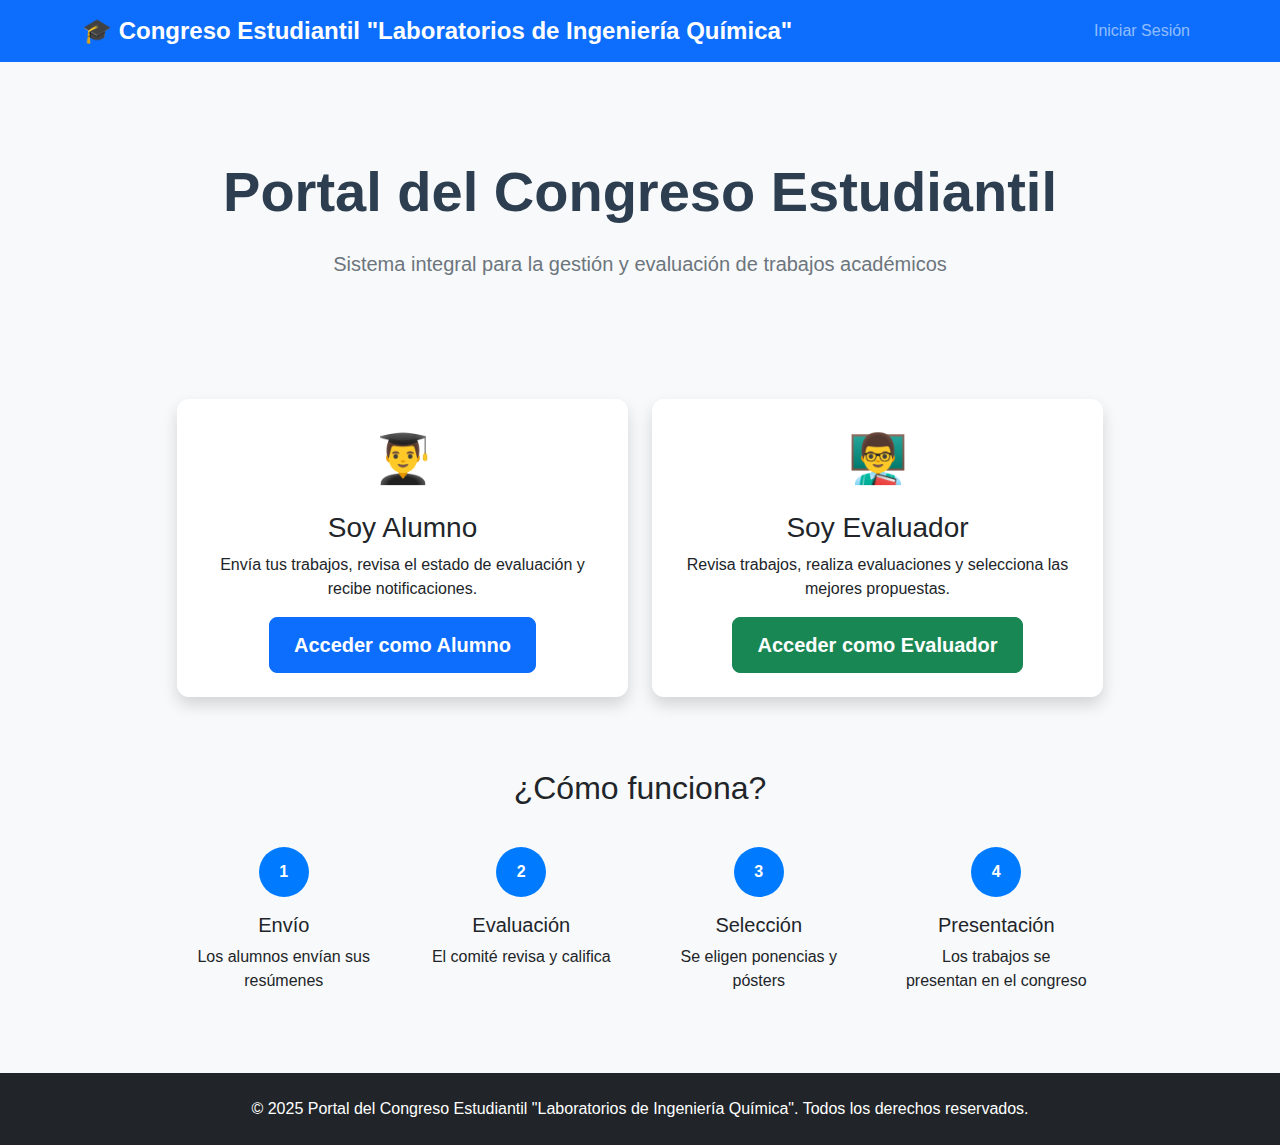
<file: index.html>
<!DOCTYPE html>
<html lang="es">
<head>
    <meta charset="UTF-8">
    <meta name="viewport" content="width=device-width, initial-scale=1.0">
    <title>Portal del Congreso Académico</title>
    <link href="https://cdn.jsdelivr.net/npm/bootstrap@5.1.3/dist/css/bootstrap.min.css" rel="stylesheet">
    <link href="css/style.css" rel="stylesheet">
</head>
<body>
    <!-- Barra de navegación -->
    <nav class="navbar navbar-expand-lg navbar-dark bg-primary">
        <div class="container">
            <a class="navbar-brand" href="index.html">
                🎓 Congreso Estudiantil "Laboratorios de Ingeniería Química"
            </a>
            <div class="navbar-nav ms-auto">
                <a class="nav-link" href="login.html">Iniciar Sesión</a>
            </div>
        </div>
    </nav>

    <!-- Contenido principal -->
    <div class="container mt-5">
        <div class="row justify-content-center">
            <div class="col-md-10 text-center">
                <div class="hero-section">
                    <h1 class="display-4 mb-4">Portal del Congreso Estudiantil</h1>
                    <p class="lead mb-5">Sistema integral para la gestión y evaluación de trabajos académicos</p>
                </div>
                
                <!-- Tarjetas de acceso -->
                <div class="row mt-4">
                    <div class="col-md-6 mb-4">
                        <div class="card h-100 shadow">
                            <div class="card-body text-center p-4">
                                <div class="icon-container mb-3">
                                    <span class="icon">👨‍🎓</span>
                                </div>
                                <h3 class="card-title">Soy Alumno</h3>
                                <p class="card-text">Envía tus trabajos, revisa el estado de evaluación y recibe notificaciones.</p>
                                <a href="login.html?type=student" class="btn btn-primary btn-lg">Acceder como Alumno</a>
                            </div>
                        </div>
                    </div>
                    
                    <div class="col-md-6 mb-4">
                        <div class="card h-100 shadow">
                            <div class="card-body text-center p-4">
                                <div class="icon-container mb-3">
                                    <span class="icon">👨‍🏫</span>
                                </div>
                                <h3 class="card-title">Soy Evaluador</h3>
                                <p class="card-text">Revisa trabajos, realiza evaluaciones y selecciona las mejores propuestas.</p>
                                <a href="login.html?type=evaluator" class="btn btn-success btn-lg">Acceder como Evaluador</a>
                            </div>
                        </div>
                    </div>
                </div>
                <!-- Información del sistema -->
                <div class="row mt-5">
                    <div class="col-md-12">
                        <div class="info-section">
                            <h2 class="mb-4">¿Cómo funciona?</h2>
                            <div class="row">
                                <div class="col-md-3">
                                    <div class="step">
                                        <div class="step-number">1</div>
                                        <h5>Envío</h5>
                                        <p>Los alumnos envían sus resúmenes</p>
                                    </div>
                                </div>
                                <div class="col-md-3">
                                    <div class="step">
                                        <div class="step-number">2</div>
                                        <h5>Evaluación</h5>
                                        <p>El comité revisa y califica</p>
                                    </div>
                                </div>
                                <div class="col-md-3">
                                    <div class="step">
                                        <div class="step-number">3</div>
                                        <h5>Selección</h5>
                                        <p>Se eligen ponencias y pósters</p>
                                    </div>
                                </div>
                                <div class="col-md-3">
                                    <div class="step">
                                        <div class="step-number">4</div>
                                        <h5>Presentación</h5>
                                        <p>Los trabajos se presentan en el congreso</p>
                                    </div>
                                </div>
                            </div>
                        </div>
                    </div>
                </div>
            </div>
        </div>
    </div>

    <!-- Footer -->
    <footer class="bg-dark text-white mt-5 py-4">
        <div class="container text-center">
            <p class="mb-0">&copy; 2025 Portal del Congreso Estudiantil "Laboratorios de Ingeniería Química". Todos los derechos reservados.</p>
        </div>
    </footer>

    <script src="js/app.js"></script>
</body>
</html>
</file>
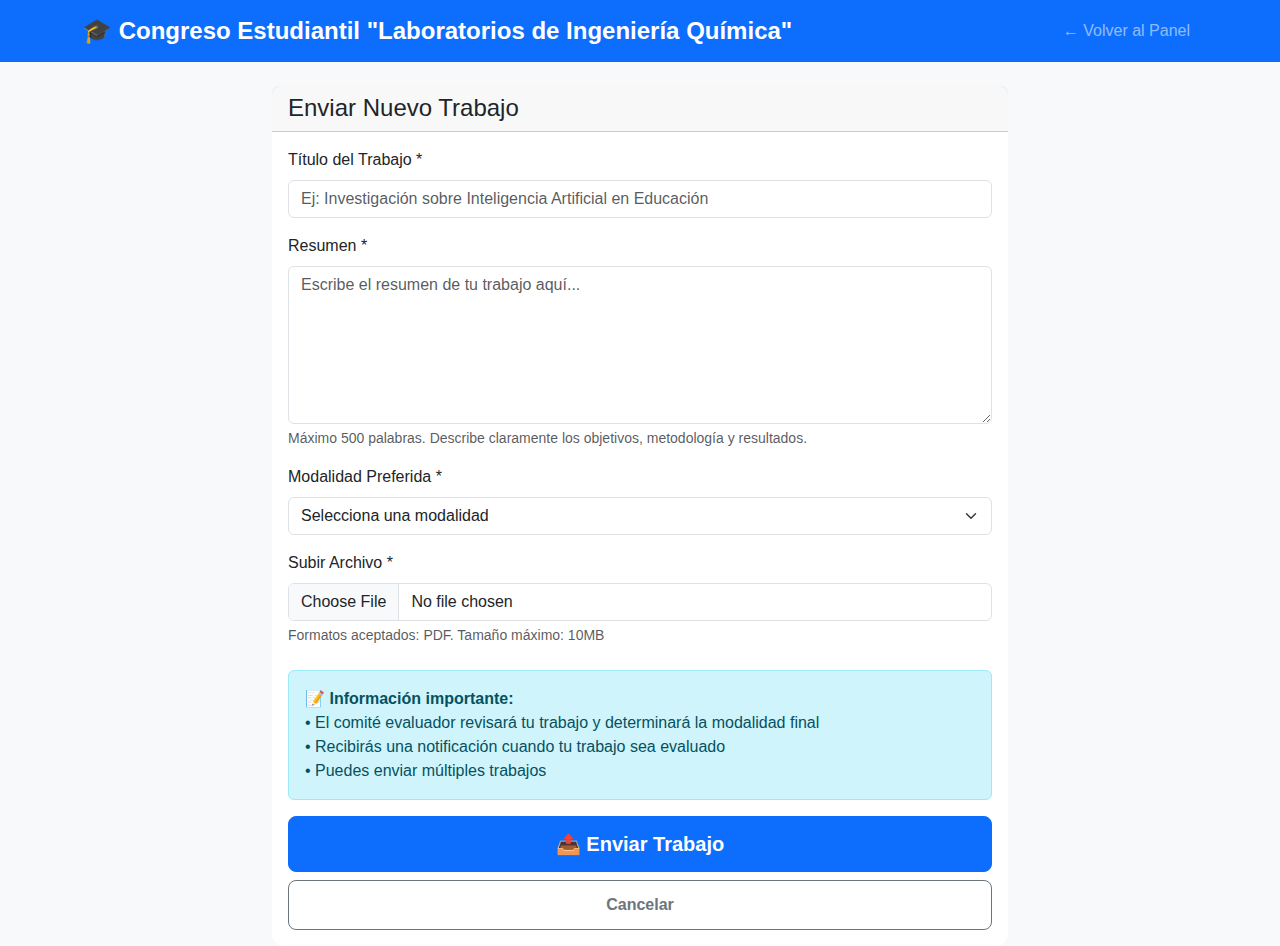
<file: submit-work.html>
<!DOCTYPE html>
<html lang="es">
<head>
    <meta charset="UTF-8">
    <meta name="viewport" content="width=device-width, initial-scale=1.0">
    <title>Enviar Trabajo - Portal Congreso</title>
    <link href="https://cdn.jsdelivr.net/npm/bootstrap@5.1.3/dist/css/bootstrap.min.css" rel="stylesheet">
    <link href="css/style.css" rel="stylesheet">
</head>
<body>
    <nav class="navbar navbar-expand-lg navbar-dark bg-primary">
        <div class="container">
            <a class="navbar-brand" href="index.html">🎓 Congreso Estudiantil "Laboratorios de Ingeniería Química"</a>
            <div class="navbar-nav ms-auto">
                <a class="nav-link" href="student-dashboard.html">← Volver al Panel</a>
            </div>
        </div>
    </nav>

    <div class="container mt-4">
        <div class="row justify-content-center">
            <div class="col-md-8">
                <div class="card">
                    <div class="card-header">
                        <h4 class="mb-0">Enviar Nuevo Trabajo</h4>
                    </div>
                    <div class="card-body">
                        <form id="submitWorkForm">
                            <div class="mb-3">
                                <label for="title" class="form-label">Título del Trabajo *</label>
                                <input type="text" class="form-control" id="title" name="title" 
                                       placeholder="Ej: Investigación sobre Inteligencia Artificial en Educación" required>
                            </div>
                            
                            <div class="mb-3">
                                <label for="abstract" class="form-label">Resumen *</label>
                                <textarea class="form-control" id="abstract" name="abstract" 
                                          rows="6" placeholder="Escribe el resumen de tu trabajo aquí..." required></textarea>
                                <div class="form-text">Máximo 500 palabras. Describe claramente los objetivos, metodología y resultados.</div>
                            </div>
                            
                            <div class="mb-3">
                                <label for="modality" class="form-label">Modalidad Preferida *</label>
                                <select class="form-select" id="modality" name="modality" required>
                                    <option value="">Selecciona una modalidad</option>
                                    <option value="Ponencia">Ponencia (Presentación oral)</option>
                                    <option value="Póster">Póster (Presentación visual)</option>
                                </select>
                            </div>
                            
                            <div class="mb-4">
                                <label for="file" class="form-label">Subir Archivo *</label>
                                <input type="file" class="form-control" id="file" accept=".pdf,.doc,.docx" required>
                                <div class="form-text">Formatos aceptados: PDF. Tamaño máximo: 10MB</div>
                            </div>
                            
                            <div class="alert alert-info">
                                <strong>📝 Información importante:</strong><br>
                                • El comité evaluador revisará tu trabajo y determinará la modalidad final<br>
                                • Recibirás una notificación cuando tu trabajo sea evaluado<br>
                                • Puedes enviar múltiples trabajos
                            </div>
                            
                            <div class="d-grid gap-2">
                                <button type="submit" class="btn btn-primary btn-lg">📤 Enviar Trabajo</button>
                                <a href="student-dashboard.html" class="btn btn-outline-secondary">Cancelar</a>
                            </div>
                        </form>
                    </div>
                </div>
            </div>
        </div>
    </div>

    <script src="js/app.js"></script>
</body>
</html>
</file>
<file: css/style.css>
/* Estilos generales */
body {
    background-color: #f8f9fa;
    font-family: 'Segoe UI', Tahoma, Geneva, Verdana, sans-serif;
}

/* Hero section */
.hero-section {
    padding: 3rem 0;
}

.hero-section h1 {
    color: #2c3e50;
    font-weight: 700;
}

.hero-section .lead {
    color: #6c757d;
    font-size: 1.25rem;
}

/* Tarjetas */
.card {
    border: none;
    border-radius: 12px;
    transition: transform 0.2s ease, box-shadow 0.2s ease;
}

.card:hover {
    transform: translateY(-5px);
    box-shadow: 0 8px 25px rgba(0,0,0,0.15) !important;
}

.icon-container {
    font-size: 3rem;
}

.step {
    text-align: center;
    padding: 1rem;
}

.step-number {
    width: 50px;
    height: 50px;
    background: #007bff;
    color: white;
    border-radius: 50%;
    display: flex;
    align-items: center;
    justify-content: center;
    font-weight: bold;
    margin: 0 auto 1rem auto;
}

/* Login */
.login-container {
   min-height: calc(100vh - 200px);
    display: flex;
    align-items: center;
    justify-content: center;
    padding: 2rem 0;
}

/* Tarjeta del login */
.login-card {
    border-radius: 12px;
    border: none;
    width: 100%;
    max-width: 1500px; /* Ancho máximo fijo */
    margin: 0 auto; /* Centrar horizontalmente */
}

/* Asegurar que el formulario ocupe todo el ancho */
.login-card .card-body {
    padding: 2rem;
}

/* Inputs del login */
.login-card .form-control {
    padding: 0.75rem 1rem;
    border-radius: 8px;
    border: 1px solid #ddd;
}

.login-card .form-control:focus {
    border-color: #007bff;
    box-shadow: 0 0 0 0.2rem rgba(0, 123, 255, 0.25);
}

/* Botón del login */
.login-card .btn {
    padding: 0.75rem 1.5rem;
    font-weight: 600;
}

.credential-test {
    background: #f8f9fa;
    padding: 1rem;
    border-radius: 8px;
    font-size: 0.85rem;
}

/* Trabajos */
.work-card {
    border: 1px solid #e9ecef;
    border-radius: 8px;
    padding: 1.5rem;
    margin-bottom: 1rem;
    background: white;
    transition: all 0.2s ease;
}

.work-card:hover {
    box-shadow: 0 4px 12px rgba(0,0,0,0.1);
    border-color: #007bff;
}

.work-card h5 {
    color: #2c3e50;
    margin-bottom: 0.5rem;
}

/* Estados */
.status-pendiente { color: #f39c12; font-weight: 600; }
.status-en-revision { color: #3498db; font-weight: 600; }
.status-aceptado { color: #27ae60; font-weight: 600; }
.status-rechazado { color: #e74c3c; font-weight: 600; }

/* Botones */
.btn {
    border-radius: 8px;
    font-weight: 600;
    padding: 0.75rem 1.5rem;
}

/* Responsive */
@media (max-width: 576px) {
    .hero-section {
        padding: 2rem 0;
    }
    
    .hero-section h1 {
        font-size: 2rem;
    }
    
    .step {
        margin-bottom: 2rem;
    }

     .login-container {
        padding: 1rem;
    }
    
    .login-card .card-body {
        padding: 1.5rem;
    }
    
    .login-card {
        margin: 0 1rem;
    }
}

/* Navbar personalizada */
.navbar-brand {
    font-weight: 700;
    font-size: 1.5rem;
}

/* Footer */
footer {
    margin-top: auto;
}
</file>
